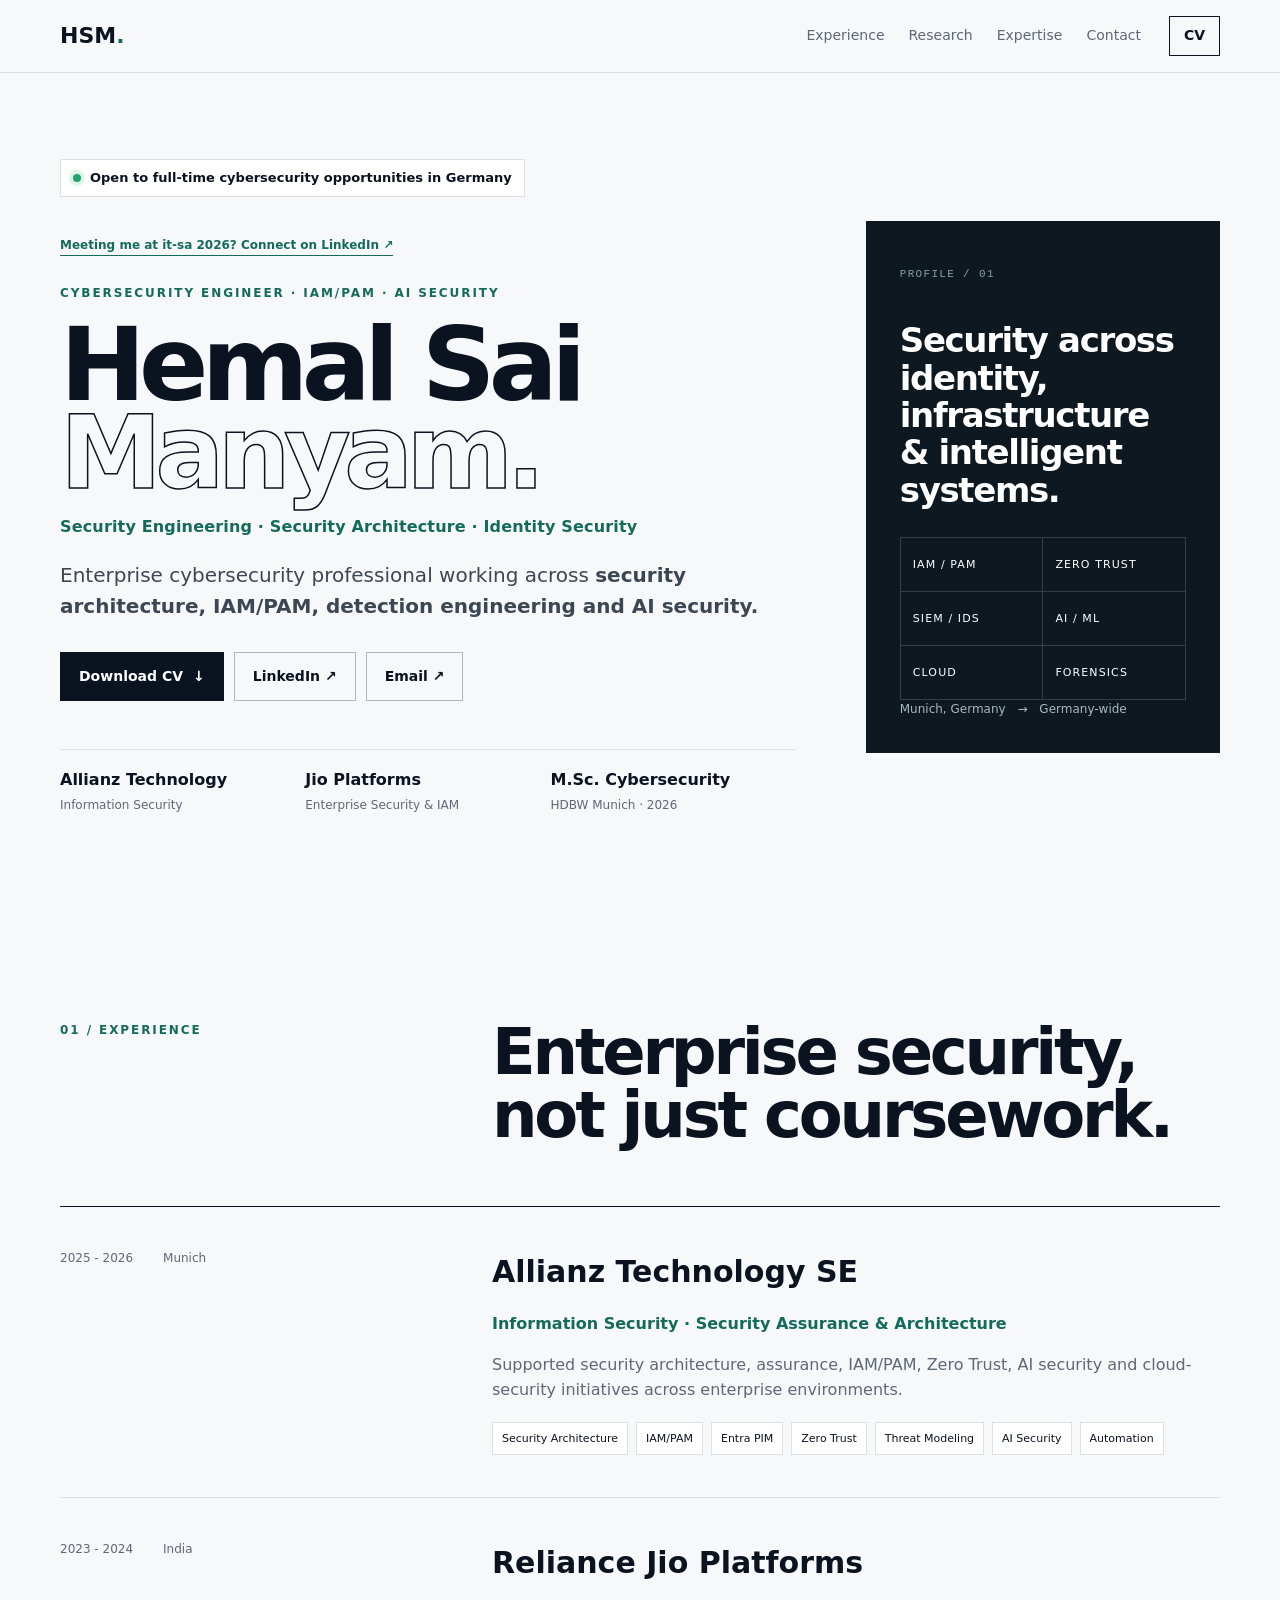
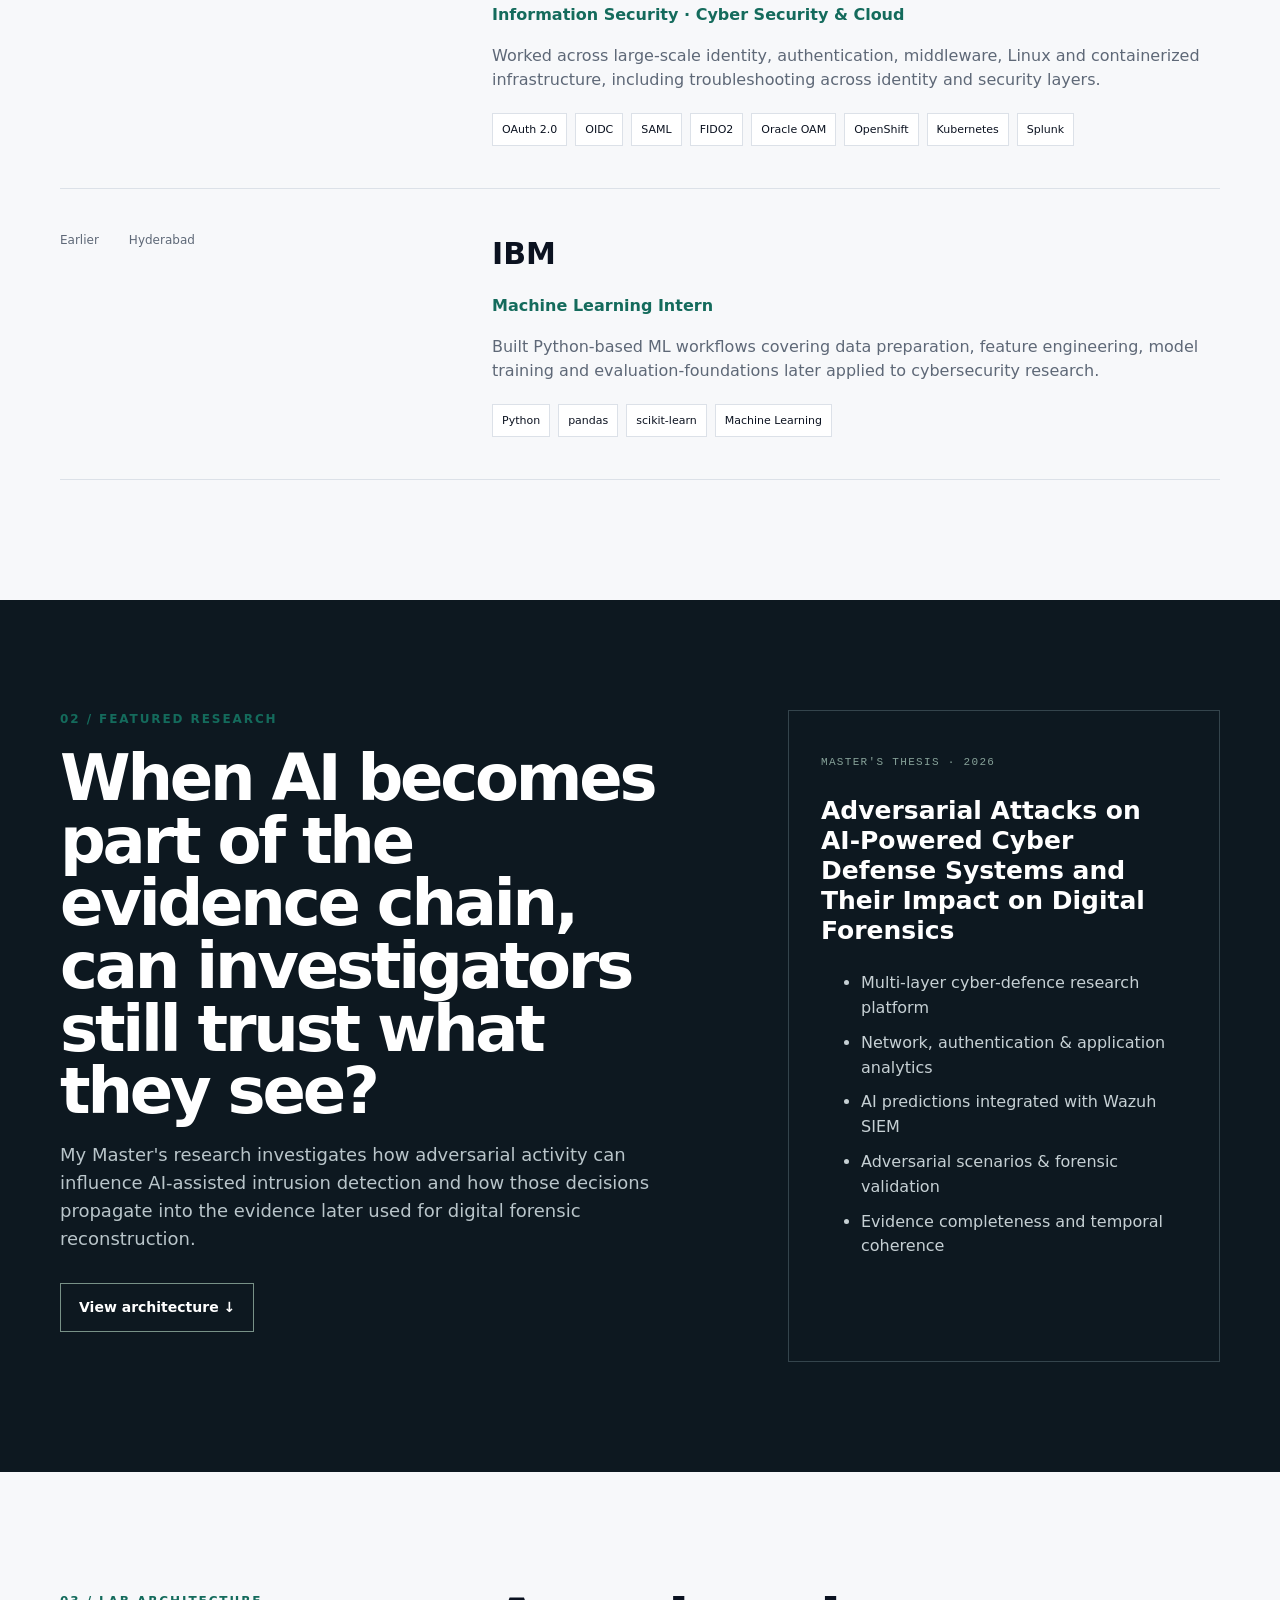
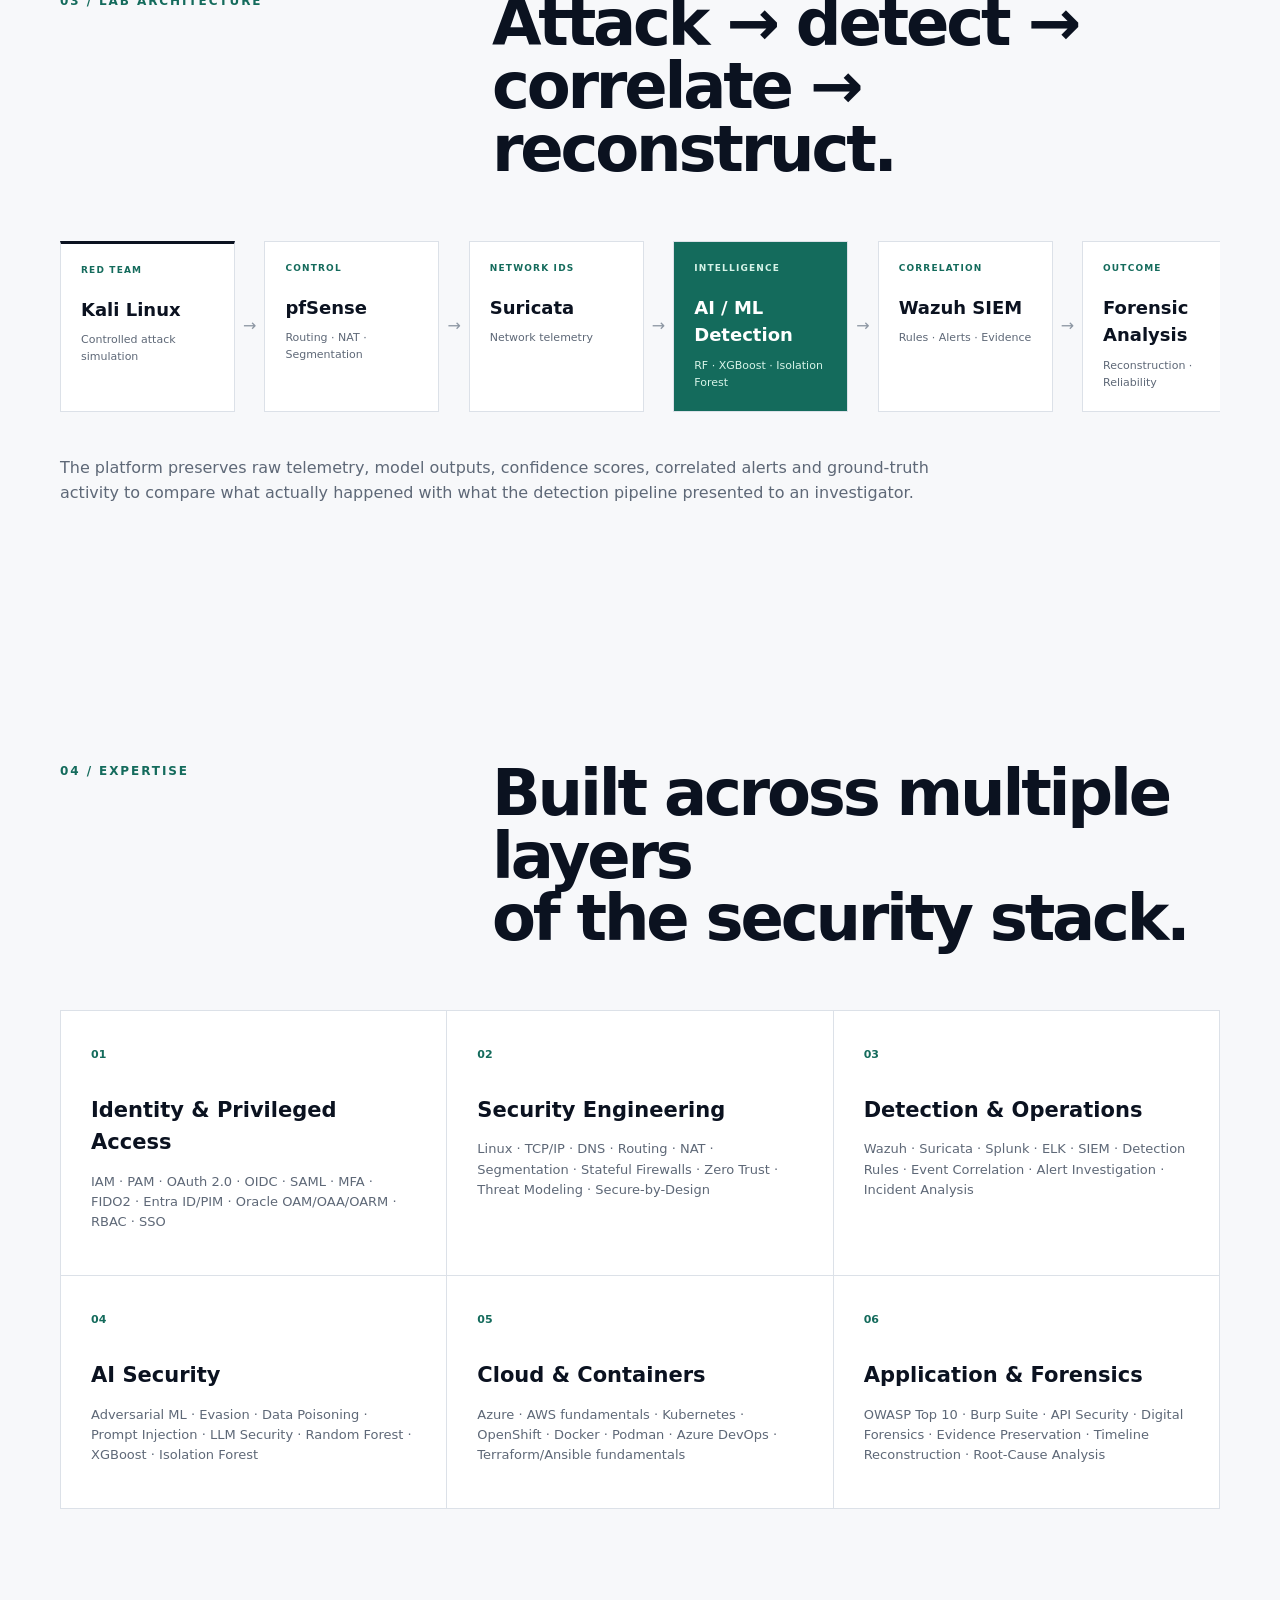
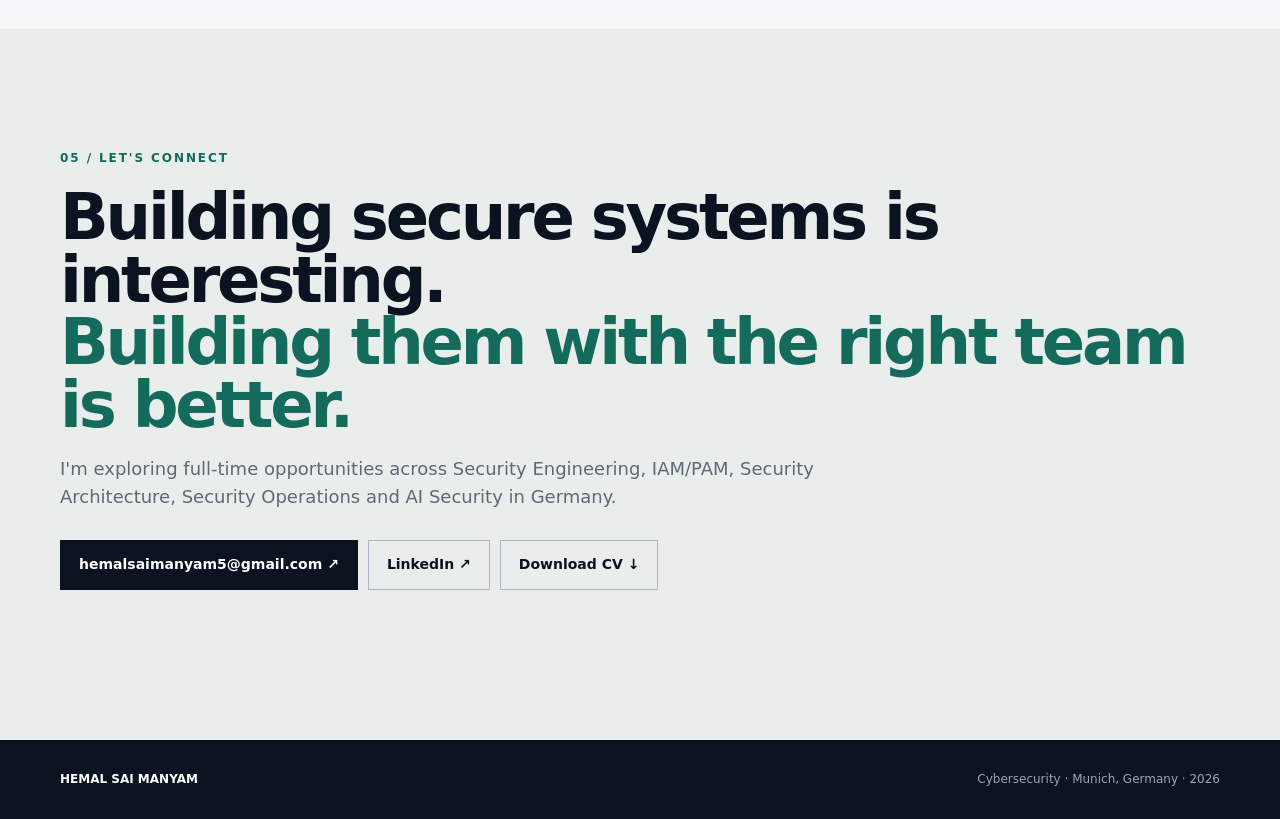
<file: index.html>
<!doctype html>
<html lang="en">
<head>
  <meta charset="utf-8" />
  <meta name="viewport" content="width=device-width, initial-scale=1" />
  <meta name="description" content="Hemal Sai Manyam - Cybersecurity professional focused on Security Engineering, AI Security, Security Architecture and IAM/PAM." />
  <meta name="theme-color" content="#0b1220" />
  <title>Hemal Sai Manyam | Cybersecurity</title>
  <link rel="stylesheet" href="style.css" />
</head>
<body>
<header class="nav-wrap">
  <nav class="nav container">
    <a class="brand" href="#top">HSM<span>.</span></a>
    <div class="nav-links">
      <a href="#experience">Experience</a><a href="#research">Research</a><a href="#skills">Expertise</a><a href="#contact">Contact</a>
    </div>
    <a class="nav-cta" href="Hemal_Sai_Manyam_CV.pdf">CV</a>
  </nav>
</header>
<main id="top">
<section class="hero container">
  <div class="hero-copy">
    <div class="status"><span></span> Open to full-time cybersecurity opportunities in Germany</div>
    <a class="event-note" href="https://www.linkedin.com/in/hemalsai/" target="_blank" rel="noreferrer">Meeting me at it-sa 2026? Connect on LinkedIn ↗</a>
    <p class="eyebrow">CYBERSECURITY ENGINEER · IAM/PAM · AI SECURITY</p>
    <h1>Hemal Sai <span>Manyam.</span></h1>
    <p class="role-line">Security Engineering · Security Architecture · Identity Security</p>
    <div class="mobile-proof"><strong>Allianz Technology</strong><span>Information Security</span><strong>Jio Platforms</strong><span>Enterprise Security & IAM</span><strong>M.Sc. Cybersecurity</strong><span>HDBW Munich · 2026</span></div>
    <p class="lead">Enterprise cybersecurity professional working across <strong>security architecture, IAM/PAM, detection engineering and AI security.</strong></p>
    <div class="actions">
      <a class="btn primary" href="Hemal_Sai_Manyam_CV.pdf" target="_blank">Download CV <b>↓</b></a>
      <a class="btn" href="https://www.linkedin.com/in/hemalsai/" target="_blank" rel="noreferrer">LinkedIn ↗</a>
      <a class="btn" href="mailto:hemalsaimanyam5@gmail.com">Email ↗</a>
    </div>
    <div class="proof"><div><b>Allianz Technology</b><span>Information Security</span></div><div><b>Jio Platforms</b><span>Enterprise Security & IAM</span></div><div><b>M.Sc. Cybersecurity</b><span>HDBW Munich · 2026</span></div></div>
  </div>
  <aside class="signal-card">
    <p class="mono">PROFILE / 01</p><h2>Security across<br>identity, infrastructure<br>& intelligent systems.</h2>
    <div class="signal-grid"><span>IAM / PAM</span><span>ZERO TRUST</span><span>SIEM / IDS</span><span>AI / ML</span><span>CLOUD</span><span>FORENSICS</span></div>
    <div class="location">Munich, Germany <span>→</span> Germany-wide</div>
  </aside>
</section>
<section class="section container" id="experience">
  <div class="section-head"><p class="eyebrow">01 / EXPERIENCE</p><h2>Enterprise security,<br>not just coursework.</h2></div>
  <div class="timeline">
    <article class="role"><div class="role-meta"><span>2025 - 2026</span><span>Munich</span></div><div><h3>Allianz Technology SE</h3><p class="role-title">Information Security · Security Assurance & Architecture</p><p>Supported security architecture, assurance, IAM/PAM, Zero Trust, AI security and cloud-security initiatives across enterprise environments.</p><div class="chips"><span>Security Architecture</span><span>IAM/PAM</span><span>Entra PIM</span><span>Zero Trust</span><span>Threat Modeling</span><span>AI Security</span><span>Automation</span></div></div></article>
    <article class="role"><div class="role-meta"><span>2023 - 2024</span><span>India</span></div><div><h3>Reliance Jio Platforms</h3><p class="role-title">Information Security · Cyber Security & Cloud</p><p>Worked across large-scale identity, authentication, middleware, Linux and containerized infrastructure, including troubleshooting across identity and security layers.</p><div class="chips"><span>OAuth 2.0</span><span>OIDC</span><span>SAML</span><span>FIDO2</span><span>Oracle OAM</span><span>OpenShift</span><span>Kubernetes</span><span>Splunk</span></div></div></article>
    <article class="role"><div class="role-meta"><span>Earlier</span><span>Hyderabad</span></div><div><h3>IBM</h3><p class="role-title">Machine Learning Intern</p><p>Built Python-based ML workflows covering data preparation, feature engineering, model training and evaluation-foundations later applied to cybersecurity research.</p><div class="chips"><span>Python</span><span>pandas</span><span>scikit-learn</span><span>Machine Learning</span></div></div></article>
  </div>
</section>
<section class="research-band" id="research"><div class="container research-grid">
  <div><p class="eyebrow">02 / FEATURED RESEARCH</p><h2>When AI becomes part of the evidence chain, can investigators still trust what they see?</h2><p class="research-intro">My Master's research investigates how adversarial activity can influence AI-assisted intrusion detection and how those decisions propagate into the evidence later used for digital forensic reconstruction.</p><div class="actions"><a class="btn light" href="#architecture">View architecture ↓</a></div></div>
  <div class="research-card"><p class="mono">MASTER'S THESIS · 2026</p><h3>Adversarial Attacks on AI-Powered Cyber Defense Systems and Their Impact on Digital Forensics</h3><ul><li>Multi-layer cyber-defence research platform</li><li>Network, authentication & application analytics</li><li>AI predictions integrated with Wazuh SIEM</li><li>Adversarial scenarios & forensic validation</li><li>Evidence completeness and temporal coherence</li></ul></div>
</div></section>
<section class="section container" id="architecture">
  <div class="section-head"><p class="eyebrow">03 / LAB ARCHITECTURE</p><h2>Attack → detect → correlate → reconstruct.</h2></div>
  <div class="arch">
    <div class="node attacker"><small>RED TEAM</small><b>Kali Linux</b><span>Controlled attack simulation</span></div><div class="arrow">→</div>
    <div class="node"><small>CONTROL</small><b>pfSense</b><span>Routing · NAT · Segmentation</span></div><div class="arrow">→</div>
    <div class="node"><small>NETWORK IDS</small><b>Suricata</b><span>Network telemetry</span></div><div class="arrow">→</div>
    <div class="node accent"><small>INTELLIGENCE</small><b>AI / ML Detection</b><span>RF · XGBoost · Isolation Forest</span></div><div class="arrow">→</div>
    <div class="node"><small>CORRELATION</small><b>Wazuh SIEM</b><span>Rules · Alerts · Evidence</span></div><div class="arrow">→</div>
    <div class="node"><small>OUTCOME</small><b>Forensic Analysis</b><span>Reconstruction · Reliability</span></div>
  </div>
  <p class="arch-note">The platform preserves raw telemetry, model outputs, confidence scores, correlated alerts and ground-truth activity to compare what actually happened with what the detection pipeline presented to an investigator.</p>
</section>
<section class="section container" id="skills">
  <div class="section-head"><p class="eyebrow">04 / EXPERTISE</p><h2>Built across multiple layers<br>of the security stack.</h2></div>
  <div class="expertise">
    <article><span>01</span><h3>Identity & Privileged Access</h3><p>IAM · PAM · OAuth 2.0 · OIDC · SAML · MFA · FIDO2 · Entra ID/PIM · Oracle OAM/OAA/OARM · RBAC · SSO</p></article>
    <article><span>02</span><h3>Security Engineering</h3><p>Linux · TCP/IP · DNS · Routing · NAT · Segmentation · Stateful Firewalls · Zero Trust · Threat Modeling · Secure-by-Design</p></article>
    <article><span>03</span><h3>Detection & Operations</h3><p>Wazuh · Suricata · Splunk · ELK · SIEM · Detection Rules · Event Correlation · Alert Investigation · Incident Analysis</p></article>
    <article><span>04</span><h3>AI Security</h3><p>Adversarial ML · Evasion · Data Poisoning · Prompt Injection · LLM Security · Random Forest · XGBoost · Isolation Forest</p></article>
    <article><span>05</span><h3>Cloud & Containers</h3><p>Azure · AWS fundamentals · Kubernetes · OpenShift · Docker · Podman · Azure DevOps · Terraform/Ansible fundamentals</p></article>
    <article><span>06</span><h3>Application & Forensics</h3><p>OWASP Top 10 · Burp Suite · API Security · Digital Forensics · Evidence Preservation · Timeline Reconstruction · Root-Cause Analysis</p></article>
  </div>
</section>
<section class="cta" id="contact"><div class="container"><p class="eyebrow">05 / LET'S CONNECT</p><h2>Building secure systems is interesting.<br><span>Building them with the right team is better.</span></h2><p>I'm exploring full-time opportunities across Security Engineering, IAM/PAM, Security Architecture, Security Operations and AI Security in Germany.</p><div class="actions"><a class="btn primary" href="mailto:hemalsaimanyam5@gmail.com">hemalsaimanyam5@gmail.com ↗</a><a class="btn" href="https://www.linkedin.com/in/hemalsai/" target="_blank" rel="noreferrer">LinkedIn ↗</a><a class="btn" href="Hemal_Sai_Manyam_CV.pdf">Download CV ↓</a></div></div></section>
</main>
<footer><div class="container"><b>HEMAL SAI MANYAM</b><span>Cybersecurity · Munich, Germany · 2026</span></div></footer>
</body></html>
</file>
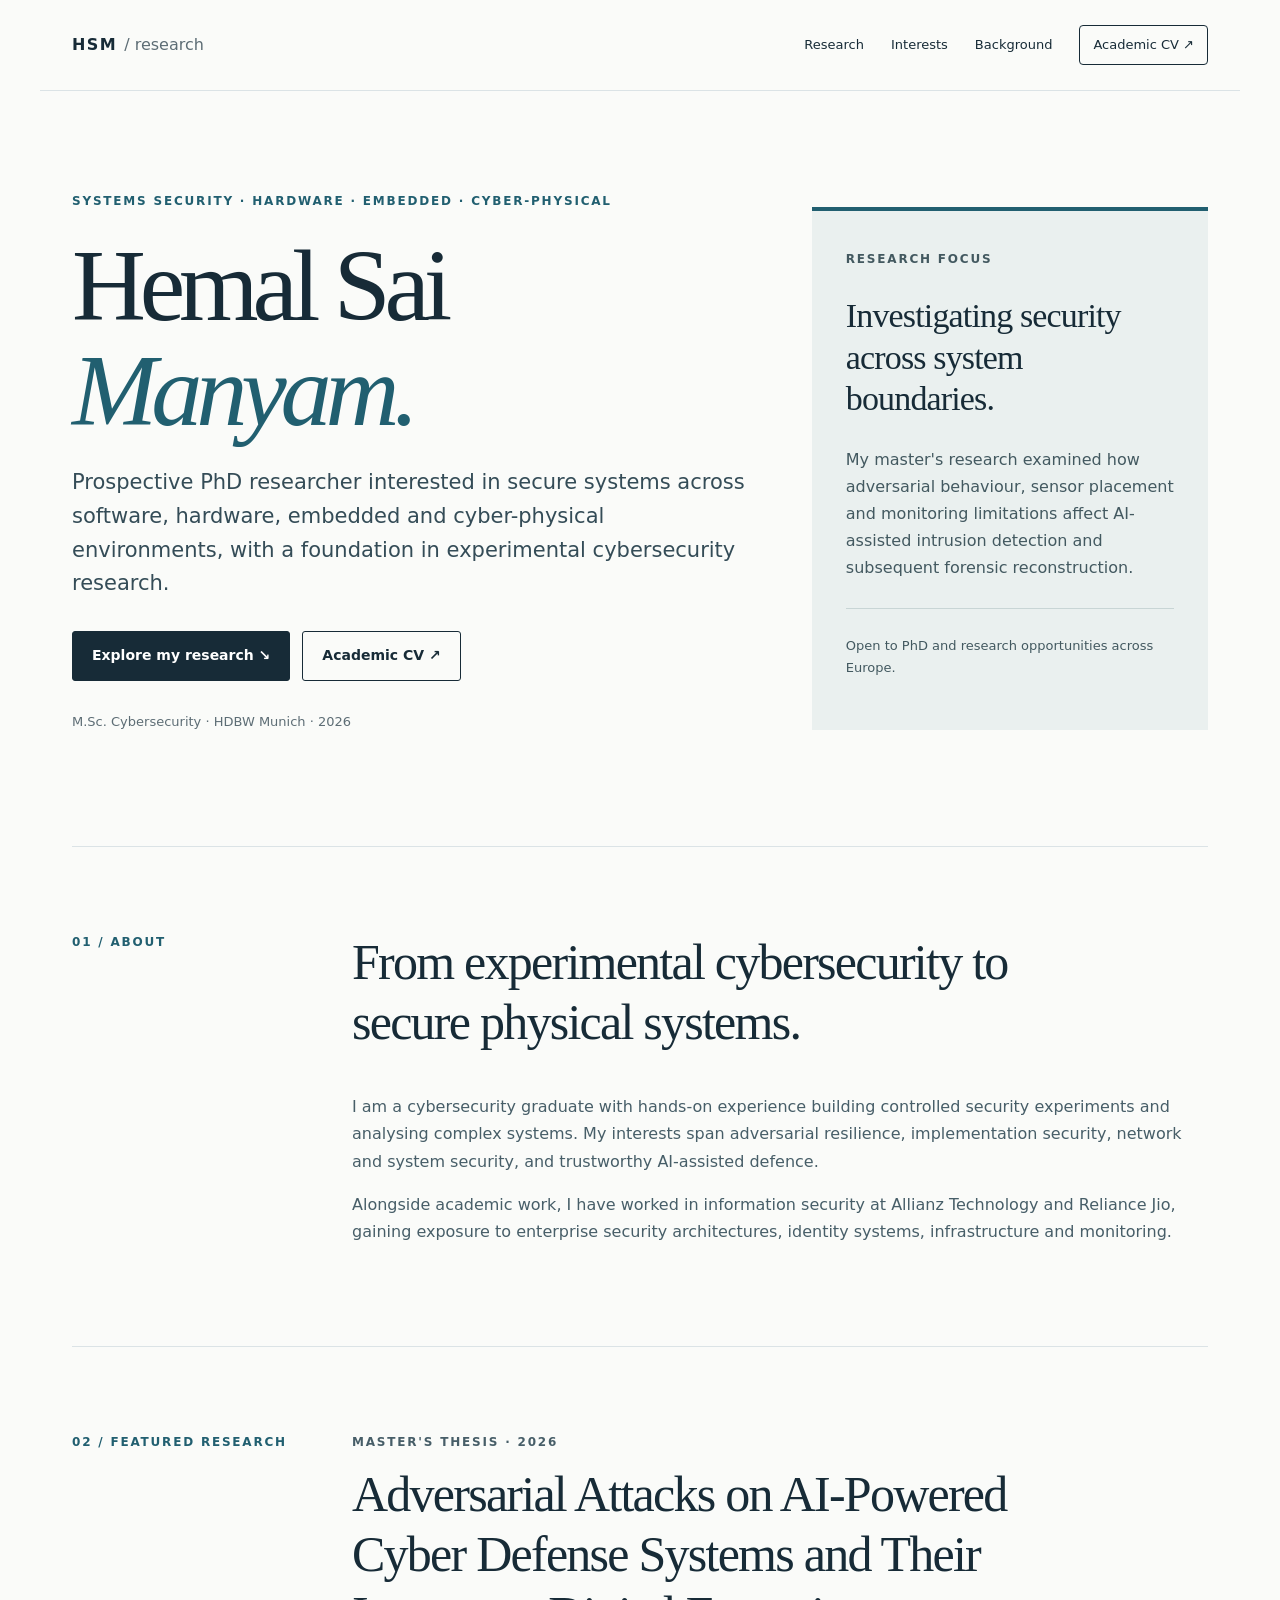
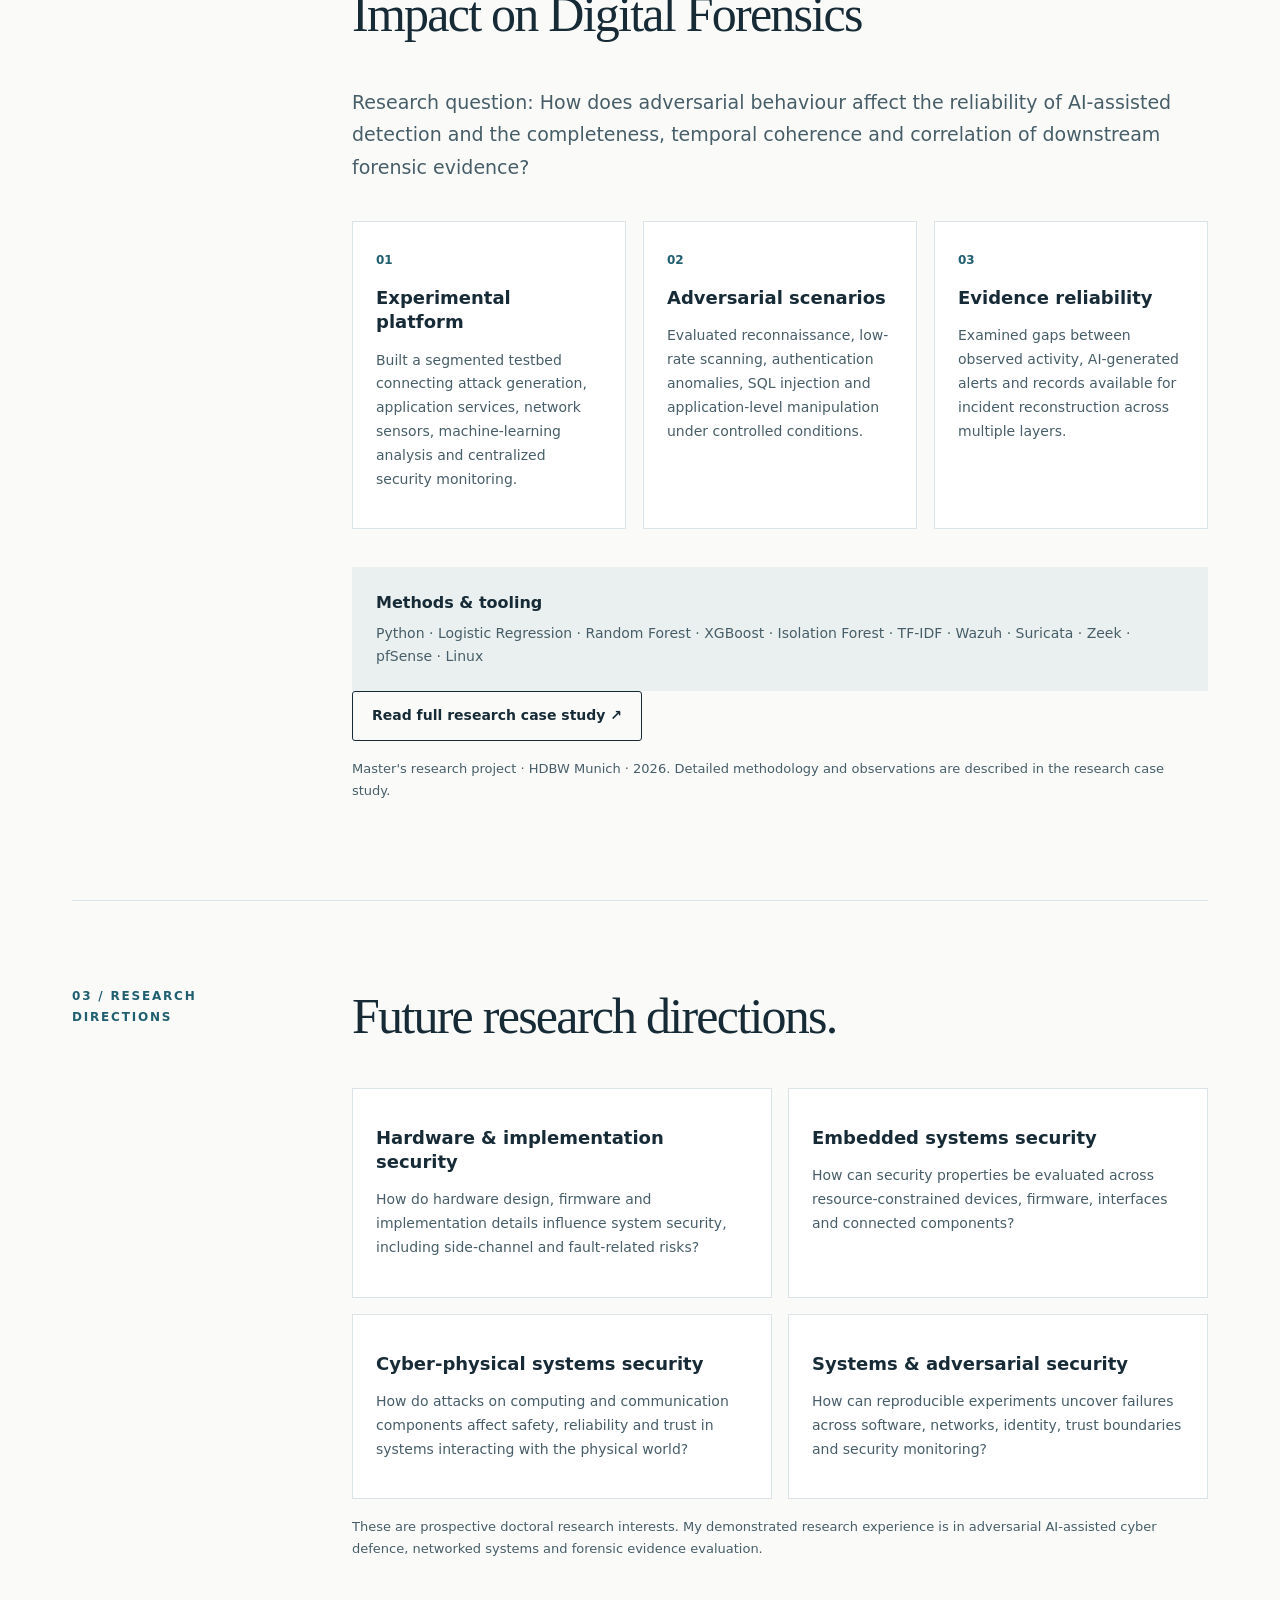
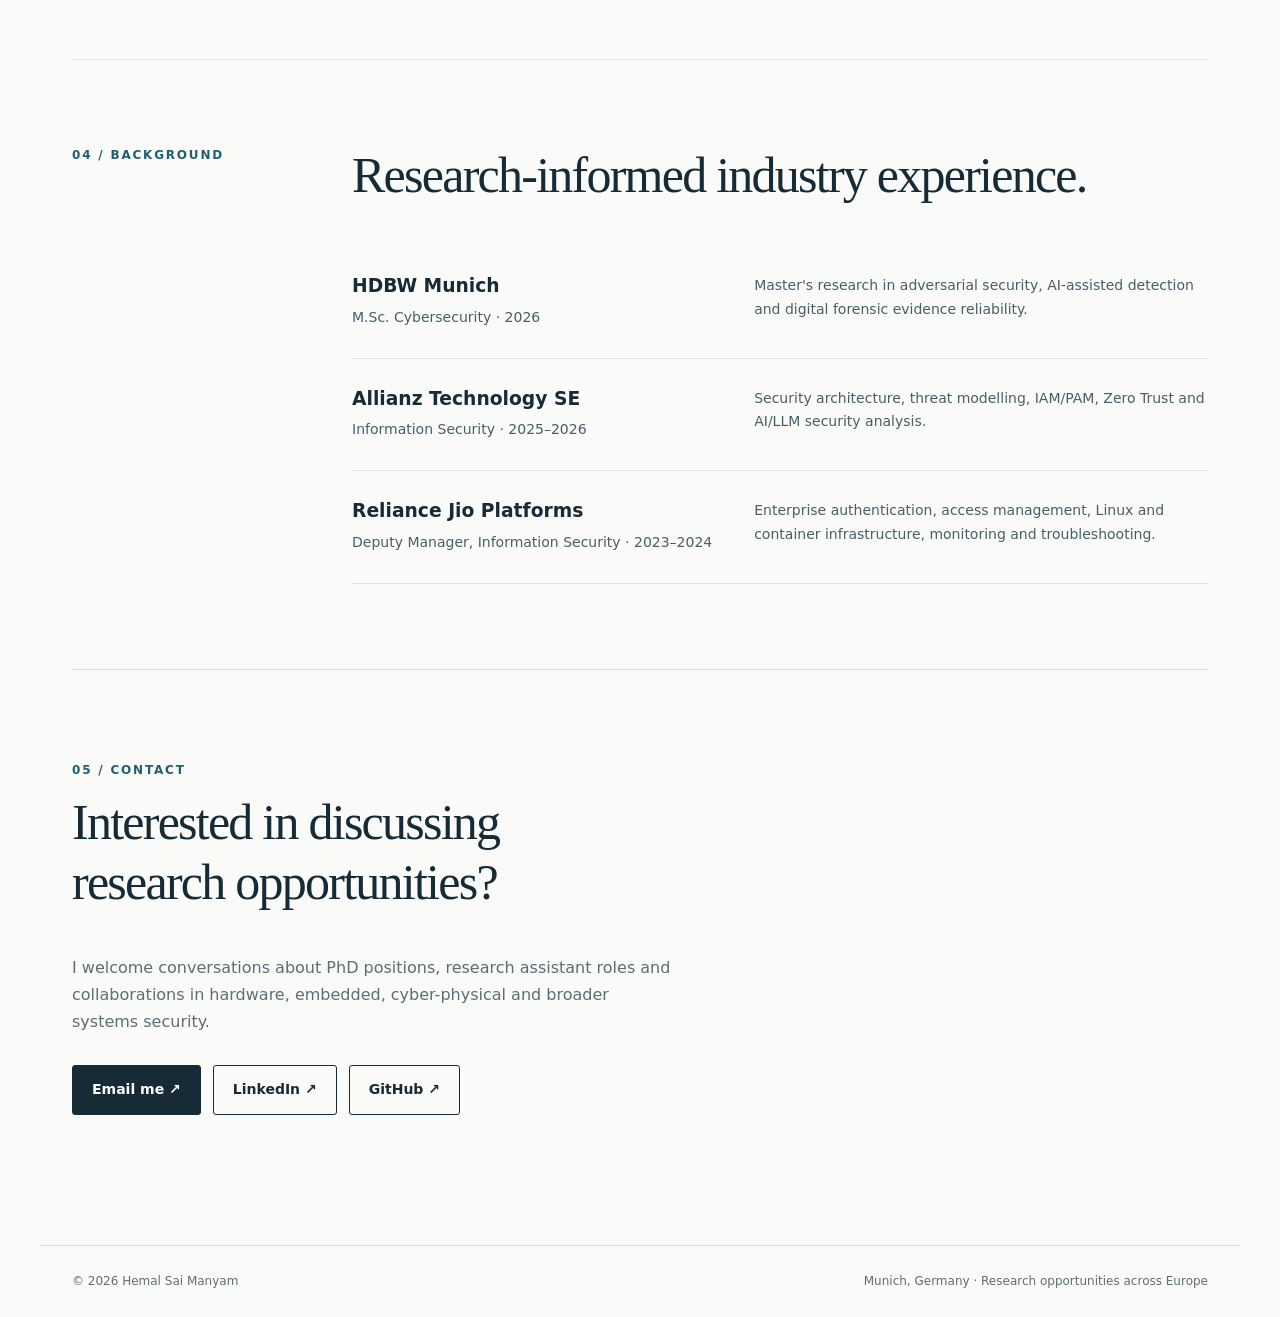
<file: research/index.html>
<!DOCTYPE html>

<html lang="en"><head><meta charset="utf-8"/><meta content="width=device-width, initial-scale=1" name="viewport"/><meta content="Hemal Sai Manyam — prospective PhD researcher interested in hardware, embedded, cyber-physical and systems security, with experimental cybersecurity research experience." name="description"/><title>Hemal Sai Manyam | Systems Security Research</title><link href="style.css" rel="stylesheet"/></head><body><header class="top"><a class="brand" href="#home">HSM <span>/ research</span></a><nav aria-label="Main navigation"><a href="#research">Research</a><a href="#interests">Interests</a><a href="#background">Background</a><a class="navcv" href="Hemal_Sai_Manyam_Academic_CV.pdf" rel="noopener" target="_blank">Academic CV ↗</a></nav></header><main id="home"><section class="hero"><div><p class="eyebrow">SYSTEMS SECURITY · HARDWARE · EMBEDDED · CYBER-PHYSICAL</p><h1>Hemal Sai<br/><em>Manyam.</em></h1><p class="subtitle">Prospective PhD researcher interested in secure systems across software, hardware, embedded and cyber-physical environments, with a foundation in experimental cybersecurity research.</p><div class="actions"><a class="button primary" href="#research">Explore my research ↘</a><a class="button secondary" href="Hemal_Sai_Manyam_Academic_CV.pdf" rel="noopener" target="_blank">Academic CV ↗</a></div><p class="location">M.Sc. Cybersecurity · HDBW Munich · 2026</p></div><aside class="aside"><p class="aside-label">RESEARCH FOCUS</p><h2>Investigating security across system boundaries.</h2><p>My master's research examined how adversarial behaviour, sensor placement and monitoring limitations affect AI-assisted intrusion detection and subsequent forensic reconstruction.</p><div class="rule"></div><p class="small">Open to PhD and research opportunities across Europe.</p></aside></section><section class="intro section"><div class="section-label">01 / ABOUT</div><div><h2>From experimental cybersecurity to secure physical systems.</h2><p>I am a cybersecurity graduate with hands-on experience building controlled security experiments and analysing complex systems. My interests span adversarial resilience, implementation security, network and system security, and trustworthy AI-assisted defence.</p><p>Alongside academic work, I have worked in information security at Allianz Technology and Reliance Jio, gaining exposure to enterprise security architectures, identity systems, infrastructure and monitoring.</p></div></section><section class="section research" id="research"><div class="section-label">02 / FEATURED RESEARCH</div><div><p class="eyebrow">MASTER'S THESIS · 2026</p><h2>Adversarial Attacks on AI-Powered Cyber Defense Systems and Their Impact on Digital Forensics</h2><p class="lead">Research question: How does adversarial behaviour affect the reliability of AI-assisted detection and the completeness, temporal coherence and correlation of downstream forensic evidence?</p><div class="research-grid"><article><span>01</span><h3>Experimental platform</h3><p>Built a segmented testbed connecting attack generation, application services, network sensors, machine-learning analysis and centralized security monitoring.</p></article><article><span>02</span><h3>Adversarial scenarios</h3><p>Evaluated reconnaissance, low-rate scanning, authentication anomalies, SQL injection and application-level manipulation under controlled conditions.</p></article><article><span>03</span><h3>Evidence reliability</h3><p>Examined gaps between observed activity, AI-generated alerts and records available for incident reconstruction across multiple layers.</p></article></div><div class="method"><strong>Methods &amp; tooling</strong><p>Python · Logistic Regression · Random Forest · XGBoost · Isolation Forest · TF-IDF · Wazuh · Suricata · Zeek · pfSense · Linux</p></div><a class="button secondary" href="thesis/">Read full research case study ↗</a><p class="note">Master's research project · HDBW Munich · 2026. Detailed methodology and observations are described in the research case study.</p></div></section><section class="section" id="interests"><div class="section-label">03 / RESEARCH DIRECTIONS</div><div><h2>Future research directions.</h2><div class="interests"><article><h3>Hardware &amp; implementation security</h3><p>How do hardware design, firmware and implementation details influence system security, including side-channel and fault-related risks?</p></article><article><h3>Embedded systems security</h3><p>How can security properties be evaluated across resource-constrained devices, firmware, interfaces and connected components?</p></article><article><h3>Cyber-physical systems security</h3><p>How do attacks on computing and communication components affect safety, reliability and trust in systems interacting with the physical world?</p></article><article><h3>Systems &amp; adversarial security</h3><p>How can reproducible experiments uncover failures across software, networks, identity, trust boundaries and security monitoring?</p></article></div><p class="note">These are prospective doctoral research interests. My demonstrated research experience is in adversarial AI-assisted cyber defence, networked systems and forensic evidence evaluation.</p></div></section><section class="section" id="background"><div class="section-label">04 / BACKGROUND</div><div><h2>Research-informed industry experience.</h2><div class="timeline"><div><div><h3>HDBW Munich</h3><p>M.Sc. Cybersecurity · 2026</p></div><p>Master's research in adversarial security, AI-assisted detection and digital forensic evidence reliability.</p></div><div><div><h3>Allianz Technology SE</h3><p>Information Security · 2025–2026</p></div><p>Security architecture, threat modelling, IAM/PAM, Zero Trust and AI/LLM security analysis.</p></div><div><div><h3>Reliance Jio Platforms</h3><p>Deputy Manager, Information Security · 2023–2024</p></div><p>Enterprise authentication, access management, Linux and container infrastructure, monitoring and troubleshooting.</p></div></div></div></section><section class="contact" id="contact"><p class="eyebrow">05 / CONTACT</p><h2>Interested in discussing<br/>research opportunities?</h2><p>I welcome conversations about PhD positions, research assistant roles and collaborations in hardware, embedded, cyber-physical and broader systems security.</p><div class="actions"><a class="button primary" href="mailto:hemalsaimanyam5@gmail.com">Email me ↗</a><a class="button secondary" href="https://www.linkedin.com/in/hemalsai/" rel="noopener" target="_blank">LinkedIn ↗</a><a class="button secondary" href="https://github.com/HemalSai" rel="noopener" target="_blank">GitHub ↗</a></div></section></main><footer><span>© 2026 Hemal Sai Manyam</span><span>Munich, Germany · Research opportunities across Europe</span></footer></body></html>
</file>
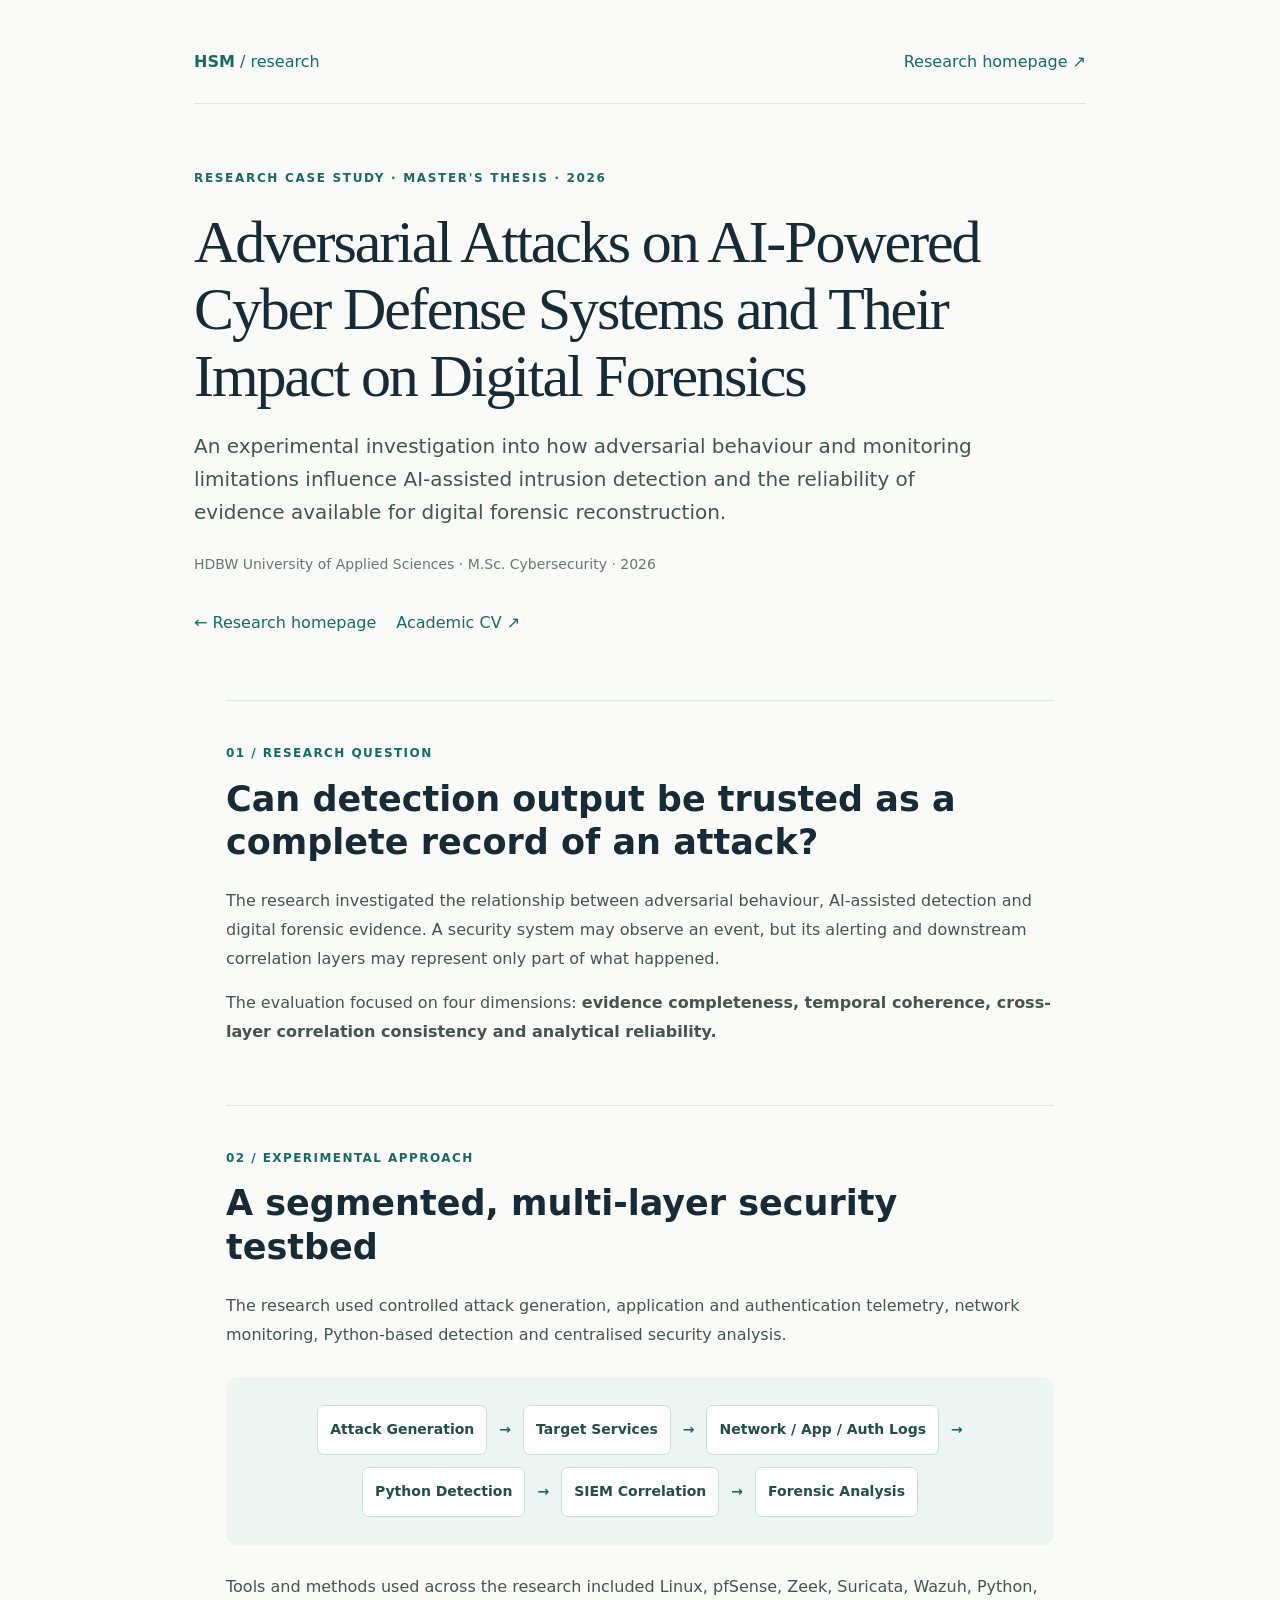
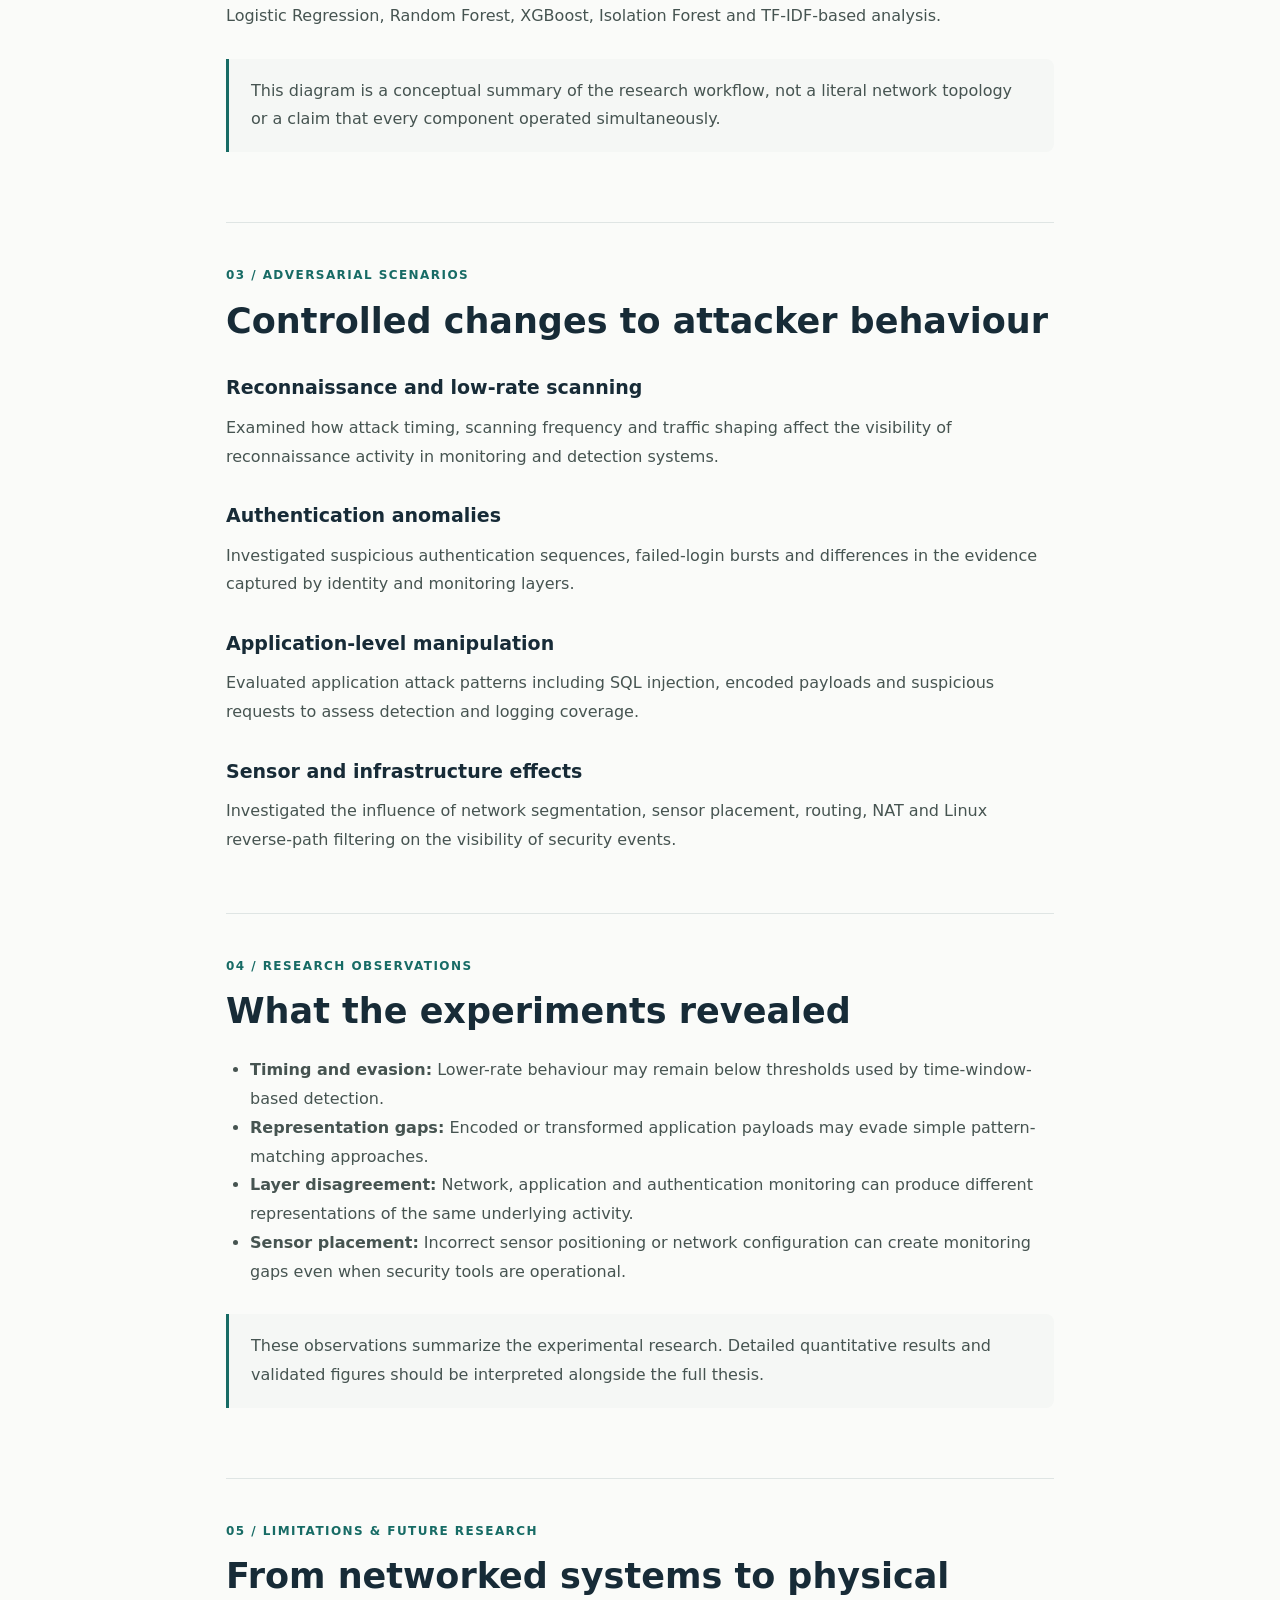
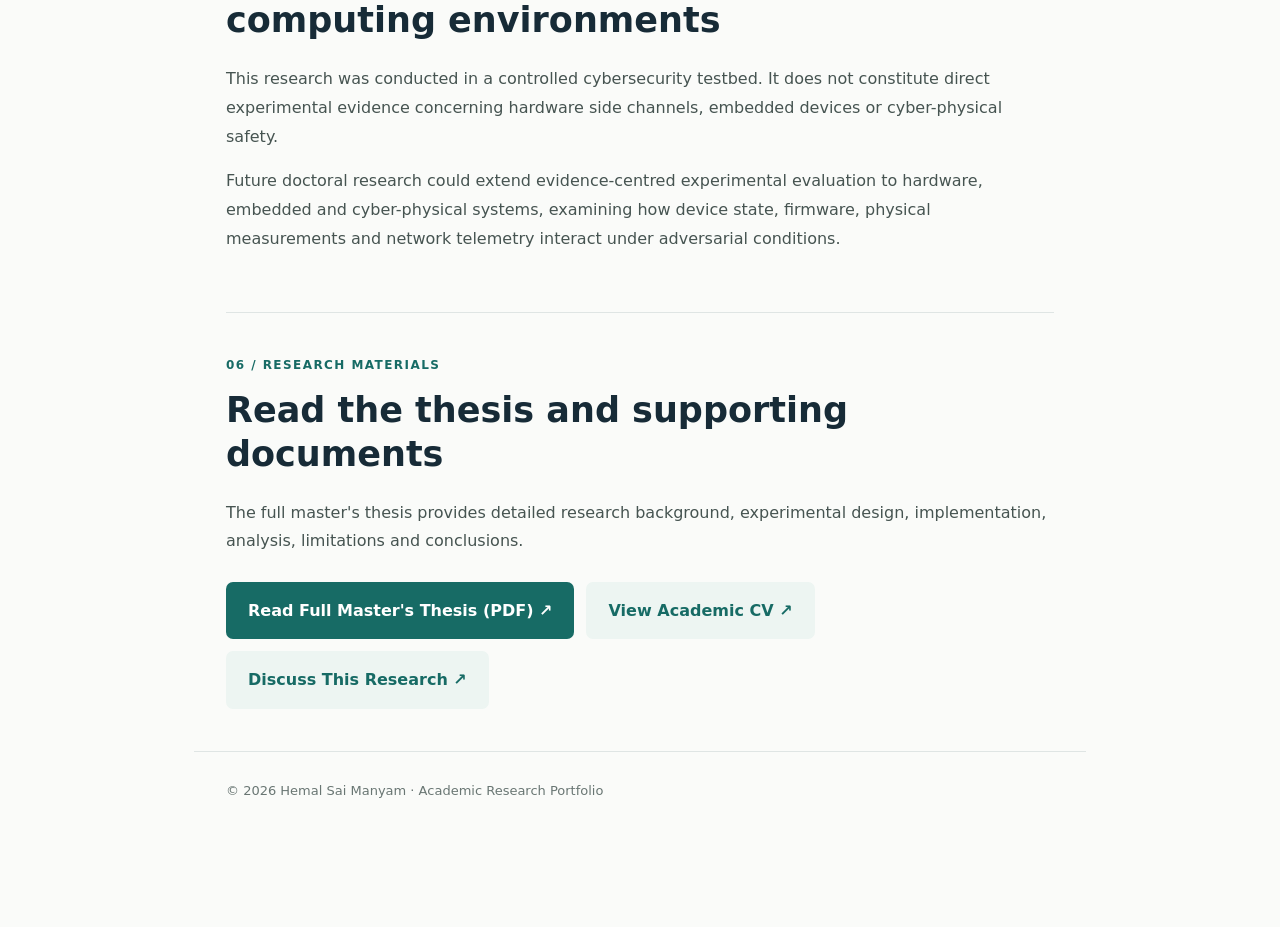
<file: research/thesis/index.html>
<!DOCTYPE html>
<html lang="en">
<head>
  <meta charset="UTF-8">
  <meta name="viewport" content="width=device-width, initial-scale=1.0">
  <meta name="description" content="Master's thesis research by Hemal Sai Manyam on adversarial AI-assisted cyber defence and digital forensic evidence reliability.">
  <title>Master's Thesis | Hemal Sai Manyam</title>
  <link rel="stylesheet" href="../style.css">
  <style>
    .thesis-wrap {
      max-width: 940px;
      margin: 0 auto;
      padding: 48px 24px 100px;
    }
    .thesis-nav {
      display: flex;
      justify-content: space-between;
      align-items: center;
      gap: 16px;
      flex-wrap: wrap;
      padding-bottom: 28px;
      border-bottom: 1px solid #dfe5e4;
    }
    .thesis-nav a, .thesis-actions a {
      color: #176b65;
      text-decoration: none;
    }
    .thesis-nav a:hover, .thesis-actions a:hover {
      text-decoration: underline;
    }
    .thesis-eyebrow {
      margin-top: 64px;
      font-size: 12px;
      font-weight: 700;
      letter-spacing: .14em;
      text-transform: uppercase;
      color: #176b65;
    }
    .thesis-title {
      font-size: clamp(34px, 5vw, 60px);
      line-height: 1.12;
      letter-spacing: -.035em;
      margin: 20px 0;
    }
    .thesis-lead {
      font-size: 20px;
      line-height: 1.65;
      max-width: 780px;
      color: #465451;
    }
    .thesis-meta {
      color: #697673;
      font-size: 14px;
      margin: 24px 0 32px;
    }
    .thesis-actions {
      display: flex;
      gap: 20px;
      flex-wrap: wrap;
      margin-bottom: 64px;
    }
    .thesis-section {
      border-top: 1px solid #dfe5e4;
      padding: 42px 0;
    }
    .thesis-number {
      font-size: 12px;
      font-weight: 700;
      color: #176b65;
      letter-spacing: .12em;
    }
    .thesis-section h2 {
      font-size: clamp(25px, 3vw, 35px);
      line-height: 1.25;
      margin: 14px 0 22px;
    }
    .thesis-section h3 {
      font-size: 19px;
      margin: 28px 0 10px;
    }
    .thesis-section p, .thesis-section li {
      line-height: 1.8;
      color: #465451;
    }
    .thesis-section ul {
      padding-left: 24px;
    }
    .research-flow {
      background: #edf5f2;
      padding: 28px;
      border-radius: 12px;
      margin: 28px 0;
      display: flex;
      gap: 12px;
      align-items: center;
      justify-content: center;
      flex-wrap: wrap;
      font-size: 14px;
      font-weight: 600;
      color: #234f49;
    }
    .research-flow span {
      background: white;
      border: 1px solid #cddfda;
      border-radius: 7px;
      padding: 12px;
    }
    .research-flow b {
      color: #176b65;
    }
    .research-note {
      background: #f5f7f5;
      border-left: 3px solid #176b65;
      padding: 18px 22px;
      margin: 28px 0;
      border-radius: 0 8px 8px 0;
    }
    .research-note p {
      margin: 0;
    }
    .materials {
      display: flex;
      flex-wrap: wrap;
      gap: 12px;
      margin-top: 26px;
    }
    .material-button {
      display: inline-block;
      background: #176b65;
      color: #fff !important;
      text-decoration: none !important;
      padding: 15px 22px;
      border-radius: 7px;
      font-weight: 700;
    }
    .material-button.secondary {
      background: #edf5f2;
      color: #176b65 !important;
    }
    .material-button:hover {
      opacity: .88;
    }
    .thesis-footer {
      border-top: 1px solid #dfe5e4;
      padding-top: 28px;
      color: #697673;
      font-size: 13px;
    }
    @media(max-width: 600px) {
      .thesis-wrap { padding: 24px 18px 64px; }
      .thesis-eyebrow { margin-top: 44px; }
      .thesis-lead { font-size: 17px; }
      .materials { flex-direction: column; }
      .material-button { text-align: center; }
    }
  </style>
</head>
<body>

<div class="thesis-wrap">

  <nav class="thesis-nav" aria-label="Research navigation">
    <a href="../"><strong>HSM</strong> / research</a>
    <a href="../">Research homepage ↗</a>
  </nav>

  <header>
    <div class="thesis-eyebrow">
      Research Case Study · Master's Thesis · 2026
    </div>

    <h1 class="thesis-title">
      Adversarial Attacks on AI-Powered Cyber Defense Systems
      and Their Impact on Digital Forensics
    </h1>

    <p class="thesis-lead">
      An experimental investigation into how adversarial behaviour
      and monitoring limitations influence AI-assisted intrusion
      detection and the reliability of evidence available for
      digital forensic reconstruction.
    </p>

    <p class="thesis-meta">
      HDBW University of Applied Sciences ·
      M.Sc. Cybersecurity · 2026
    </p>

    <div class="thesis-actions">
      <a href="../">← Research homepage</a>
      <a href="../Hemal_Sai_Manyam_Academic_CV.pdf"
         target="_blank" rel="noopener noreferrer">
         Academic CV ↗
      </a>
    </div>
  </header>

  <main>

    <section class="thesis-section" id="question">
      <div class="thesis-number">01 / RESEARCH QUESTION</div>
      <h2>Can detection output be trusted as a complete record of an attack?</h2>

      <p>
        The research investigated the relationship between
        adversarial behaviour, AI-assisted detection and digital
        forensic evidence. A security system may observe an event,
        but its alerting and downstream correlation layers may
        represent only part of what happened.
      </p>

      <p>
        The evaluation focused on four dimensions:
        <strong>evidence completeness, temporal coherence,
        cross-layer correlation consistency and analytical reliability.</strong>
      </p>
    </section>

    <section class="thesis-section" id="methodology">
      <div class="thesis-number">02 / EXPERIMENTAL APPROACH</div>
      <h2>A segmented, multi-layer security testbed</h2>

      <p>
        The research used controlled attack generation, application
        and authentication telemetry, network monitoring,
        Python-based detection and centralised security analysis.
      </p>

      <div class="research-flow" aria-label="Conceptual research pipeline">
        <span>Attack Generation</span><b>→</b>
        <span>Target Services</span><b>→</b>
        <span>Network / App / Auth Logs</span><b>→</b>
        <span>Python Detection</span><b>→</b>
        <span>SIEM Correlation</span><b>→</b>
        <span>Forensic Analysis</span>
      </div>

      <p>
        Tools and methods used across the research included
        Linux, pfSense, Zeek, Suricata, Wazuh, Python,
        Logistic Regression, Random Forest, XGBoost,
        Isolation Forest and TF-IDF-based analysis.
      </p>

      <div class="research-note">
        <p>
          This diagram is a conceptual summary of the research
          workflow, not a literal network topology or a claim that
          every component operated simultaneously.
        </p>
      </div>
    </section>

    <section class="thesis-section" id="scenarios">
      <div class="thesis-number">03 / ADVERSARIAL SCENARIOS</div>
      <h2>Controlled changes to attacker behaviour</h2>

      <h3>Reconnaissance and low-rate scanning</h3>
      <p>
        Examined how attack timing, scanning frequency and
        traffic shaping affect the visibility of reconnaissance
        activity in monitoring and detection systems.
      </p>

      <h3>Authentication anomalies</h3>
      <p>
        Investigated suspicious authentication sequences,
        failed-login bursts and differences in the evidence
        captured by identity and monitoring layers.
      </p>

      <h3>Application-level manipulation</h3>
      <p>
        Evaluated application attack patterns including
        SQL injection, encoded payloads and suspicious
        requests to assess detection and logging coverage.
      </p>

      <h3>Sensor and infrastructure effects</h3>
      <p>
        Investigated the influence of network segmentation,
        sensor placement, routing, NAT and Linux
        reverse-path filtering on the visibility of security events.
      </p>
    </section>

    <section class="thesis-section" id="observations">
      <div class="thesis-number">04 / RESEARCH OBSERVATIONS</div>
      <h2>What the experiments revealed</h2>

      <ul>
        <li>
          <strong>Timing and evasion:</strong>
          Lower-rate behaviour may remain below thresholds
          used by time-window-based detection.
        </li>
        <li>
          <strong>Representation gaps:</strong>
          Encoded or transformed application payloads may
          evade simple pattern-matching approaches.
        </li>
        <li>
          <strong>Layer disagreement:</strong>
          Network, application and authentication monitoring
          can produce different representations of the same
          underlying activity.
        </li>
        <li>
          <strong>Sensor placement:</strong>
          Incorrect sensor positioning or network configuration
          can create monitoring gaps even when security
          tools are operational.
        </li>
      </ul>

      <div class="research-note">
        <p>
          These observations summarize the experimental research.
          Detailed quantitative results and validated figures
          should be interpreted alongside the full thesis.
        </p>
      </div>
    </section>

    <section class="thesis-section" id="future">
      <div class="thesis-number">05 / LIMITATIONS & FUTURE RESEARCH</div>
      <h2>From networked systems to physical computing environments</h2>

      <p>
        This research was conducted in a controlled cybersecurity
        testbed. It does not constitute direct experimental
        evidence concerning hardware side channels, embedded
        devices or cyber-physical safety.
      </p>

      <p>
        Future doctoral research could extend evidence-centred
        experimental evaluation to hardware, embedded and
        cyber-physical systems, examining how device state,
        firmware, physical measurements and network telemetry
        interact under adversarial conditions.
      </p>
    </section>

    <section class="thesis-section" id="materials">
      <div class="thesis-number">06 / RESEARCH MATERIALS</div>
      <h2>Read the thesis and supporting documents</h2>

      <p>
        The full master's thesis provides detailed research
        background, experimental design, implementation,
        analysis, limitations and conclusions.
      </p>

      <div class="materials">

        <a class="material-button"
           href="Hemal_Sai_Manyam_Masters_Thesis.pdf"
           target="_blank"
           rel="noopener noreferrer">
          Read Full Master's Thesis (PDF) ↗
        </a>

        <a class="material-button secondary"
           href="../Hemal_Sai_Manyam_Academic_CV.pdf"
           target="_blank"
           rel="noopener noreferrer">
          View Academic CV ↗
        </a>

        <a class="material-button secondary"
           href="mailto:hemalsaimanyam5@gmail.com?subject=Research%20discussion">
          Discuss This Research ↗
        </a>

      </div>
    </section>

  </main>

  <footer class="thesis-footer">
    © 2026 Hemal Sai Manyam · Academic Research Portfolio
  </footer>

</div>

</body>
</html>
</file>
<file: style.css>
:root{--ink:#0b1220;--muted:#5e6877;--line:#dce1e8;--paper:#f7f8fa;--white:#fff;--accent:#146b5c;--accent2:#bff2df;--dark:#0d1820}*{box-sizing:border-box}html{scroll-behavior:smooth}body{margin:0;font-family:Inter,ui-sans-serif,system-ui,-apple-system,BlinkMacSystemFont,"Segoe UI",Arial,sans-serif;color:var(--ink);background:var(--paper);line-height:1.55}.container{width:min(1160px,calc(100% - 40px));margin:auto}.nav-wrap{position:sticky;top:0;z-index:20;background:rgba(247,248,250,.92);backdrop-filter:blur(12px);border-bottom:1px solid var(--line)}.nav{height:72px;display:flex;align-items:center;gap:28px}.brand{font-weight:900;font-size:22px;color:var(--ink);text-decoration:none}.brand span{color:var(--accent)}.nav-links{display:flex;gap:24px;margin-left:auto}.nav-links a,.nav-cta{color:var(--muted);text-decoration:none;font-size:14px}.nav-cta{border:1px solid var(--ink);padding:8px 14px;color:var(--ink);font-weight:700}.hero{min-height:calc(100vh - 72px);display:grid;grid-template-columns:1.35fr .65fr;gap:70px;align-items:center;padding-top:70px;padding-bottom:70px}.status{display:inline-flex;gap:9px;align-items:center;border:1px solid var(--line);background:#fff;padding:8px 12px;font-size:13px;font-weight:700;margin-bottom:35px}.status span{width:8px;height:8px;border-radius:50%;background:#24a46d;box-shadow:0 0 0 4px #dff5ea}.eyebrow{font-size:12px;letter-spacing:.16em;font-weight:900;color:var(--accent);margin:0 0 18px}.hero h1{font-size:clamp(64px,8vw,118px);line-height:.86;letter-spacing:-.065em;margin:0 0 30px}.hero h1 span{color:transparent;-webkit-text-stroke:1.5px var(--ink)}.lead{font-size:20px;max-width:720px;color:#3d4754}.actions{display:flex;flex-wrap:wrap;gap:10px;margin:30px 0}.btn{display:inline-flex;align-items:center;justify-content:center;gap:10px;border:1px solid #aeb6c1;padding:13px 18px;text-decoration:none;color:var(--ink);background:transparent;font-weight:800;font-size:14px}.btn:hover{transform:translateY(-1px)}.btn.primary{background:var(--ink);color:#fff;border-color:var(--ink)}.btn.light{border-color:#789187;color:#fff}.proof{display:grid;grid-template-columns:repeat(3,1fr);border-top:1px solid var(--line);margin-top:48px}.proof div{padding:18px 18px 0 0}.proof b,.proof span{display:block}.proof span{font-size:12px;color:var(--muted);margin-top:3px}.signal-card{background:var(--dark);color:#fff;padding:34px;min-height:500px;display:flex;flex-direction:column;justify-content:space-between}.mono{font-family:ui-monospace,SFMono-Regular,Menlo,monospace;font-size:11px;letter-spacing:.12em;color:#86a198}.signal-card h2{font-size:34px;line-height:1.1;letter-spacing:-.04em}.signal-grid{display:grid;grid-template-columns:1fr 1fr;border-top:1px solid #31404a;border-left:1px solid #31404a}.signal-grid span{padding:18px 12px;border-right:1px solid #31404a;border-bottom:1px solid #31404a;font-size:11px;letter-spacing:.1em}.location{font-size:12px;color:#aab8bf}.location span{margin:0 8px}.section{padding:120px 0}.section-head{display:grid;grid-template-columns:.7fr 1.3fr;gap:40px;margin-bottom:60px}.section-head h2,.research-grid h2,.cta h2{font-size:clamp(38px,5vw,68px);line-height:.98;letter-spacing:-.05em;margin:0}.timeline{border-top:1px solid var(--ink)}.role{display:grid;grid-template-columns:.7fr 1.3fr;gap:40px;padding:42px 0;border-bottom:1px solid var(--line)}.role-meta{display:flex;gap:30px;font-size:12px;color:var(--muted)}.role h3{font-size:30px;margin:0}.role-title{color:var(--accent);font-weight:800}.role>div:last-child>p:not(.role-title){max-width:720px;color:var(--muted)}.chips{display:flex;flex-wrap:wrap;gap:8px;margin-top:20px}.chips span{font-size:11px;border:1px solid var(--line);background:#fff;padding:7px 9px}.research-band{background:var(--dark);color:#fff;padding:110px 0}.research-grid{display:grid;grid-template-columns:1.2fr .8fr;gap:80px}.research-intro{font-size:18px;color:#b9c5ca;max-width:700px}.research-card{border:1px solid #34444c;padding:32px}.research-card h3{font-size:25px;line-height:1.2}.research-card li{margin:10px 0;color:#c6d0d4}.arch{display:flex;align-items:stretch;overflow-x:auto;padding-bottom:14px}.node{min-width:175px;background:#fff;border:1px solid var(--line);padding:20px}.node small,.node b,.node span{display:block}.node small{font-size:9px;letter-spacing:.13em;color:var(--accent);font-weight:900}.node b{font-size:18px;margin:18px 0 8px}.node span{font-size:11px;color:var(--muted)}.node.accent{background:var(--accent);color:#fff}.node.accent small,.node.accent span{color:#d7f3e8}.node.attacker{border-top:3px solid var(--ink)}.arrow{display:flex;align-items:center;padding:0 8px;color:#8d97a3}.arch-note{max-width:900px;color:var(--muted);margin-top:30px}.expertise{display:grid;grid-template-columns:repeat(3,1fr);border-top:1px solid var(--line);border-left:1px solid var(--line)}.expertise article{padding:30px;border-right:1px solid var(--line);border-bottom:1px solid var(--line);min-height:230px;background:#fff}.expertise article>span{font-size:11px;color:var(--accent);font-weight:900}.expertise h3{font-size:21px;margin:28px 0 12px}.expertise p{font-size:13px;color:var(--muted)}.cta{padding:120px 0;background:#e9eeeC}.cta h2 span{color:var(--accent)}.cta>div>p:not(.eyebrow){font-size:18px;max-width:760px;color:var(--muted)}footer{background:var(--ink);color:#fff;padding:30px 0}footer .container{display:flex;justify-content:space-between;gap:20px;font-size:12px}footer span{color:#9aa6b4}@media(max-width:850px){.nav-links{display:none}.nav-cta{margin-left:auto}.hero{grid-template-columns:1fr;gap:35px;padding-top:50px}.hero h1{font-size:clamp(58px,18vw,86px)}.signal-card{min-height:390px}.proof{grid-template-columns:1fr}.proof div{padding:12px 0}.section,.research-band,.cta{padding:80px 0}.section-head,.role,.research-grid{grid-template-columns:1fr;gap:20px}.role-meta{margin-bottom:10px}.expertise{grid-template-columns:1fr}.arch{margin-right:-20px}.container{width:min(100% - 32px,1160px)}footer .container{flex-direction:column}.lead{font-size:17px}.actions .btn{flex-grow:1}.status{font-size:11px}.research-grid{gap:45px}}

.role-line{font-size:16px;font-weight:800;letter-spacing:.01em;margin:-12px 0 18px;color:var(--accent)}
.mobile-proof{display:none}
.event-note{display:inline-block;margin:-20px 0 28px;font-size:12px;font-weight:800;color:var(--accent);text-decoration:none;border-bottom:1px solid currentColor}
@media(max-width:850px){
  .hero{min-height:auto;padding-top:32px;padding-bottom:54px;gap:28px}
  .status{margin-bottom:16px;padding:7px 10px}
  .event-note{margin:0 0 24px}
  .hero h1{font-size:clamp(48px,14vw,66px);line-height:.92;letter-spacing:-.06em;margin-bottom:20px}
  .hero h1 span{display:block;-webkit-text-stroke:0;color:var(--ink)}
  .role-line{font-size:14px;line-height:1.45;margin:-4px 0 18px}
  .lead{font-size:16px;line-height:1.55;margin:18px 0}
  .mobile-proof{display:grid;grid-template-columns:auto 1fr;gap:3px 10px;padding:14px 0;border-top:1px solid var(--line);border-bottom:1px solid var(--line);font-size:12px}
  .mobile-proof strong{font-size:12px}.mobile-proof span{color:var(--muted)}
  .proof{display:none}
  .signal-card{display:none}
  .actions{margin:20px 0 0;display:grid;grid-template-columns:1fr 1fr}
  .actions .btn:first-child{grid-column:1/-1}
  .hero .btn{padding:13px 12px}
}
</file>
<file: research/style.css>
:root{--ink:#172b37;--muted:#5d6d75;--line:#dbe3e6;--accent:#215f70;--paper:#fafbf9}*{box-sizing:border-box}html{scroll-behavior:smooth}body{margin:0;background:var(--paper);color:var(--ink);font:16px/1.7 system-ui,-apple-system,Segoe UI,Arial,sans-serif}a{color:inherit;text-decoration:none}.top{max-width:1200px;margin:auto;padding:25px 32px;display:flex;justify-content:space-between;align-items:center;border-bottom:1px solid var(--line)}.brand{font-weight:800;letter-spacing:.09em}.brand span{font-weight:400;color:var(--muted);letter-spacing:0}.top nav{display:flex;align-items:center;gap:27px;font-size:13px}.top nav a:hover{color:var(--accent)}.navcv{border:1px solid var(--ink);padding:8px 13px;border-radius:4px}main{max-width:1200px;margin:auto;padding:0 32px}.hero{min-height:660px;display:grid;grid-template-columns:1.45fr .85fr;gap:64px;align-items:center;padding:100px 0}.eyebrow,.section-label,.aside-label{font-size:12px;letter-spacing:.15em;font-weight:800;color:var(--accent)}h1,h2,h3,p{margin-top:0}h1{font-family:Georgia,serif;font-weight:400;font-size:clamp(64px,8vw,118px);line-height:1.02;letter-spacing:-.06em;margin:23px 0}h1 em{font-weight:400;color:var(--accent)}.subtitle{font-size:21px;line-height:1.6;max-width:700px;color:#344c57}.actions{display:flex;flex-wrap:wrap;gap:12px;margin:30px 0}.button{display:inline-block;padding:12px 19px;border:1px solid var(--ink);font-size:14px;border-radius:3px;font-weight:650}.primary{background:var(--ink);color:white}.secondary{background:transparent}.location,.small,.note{font-size:13px;color:var(--muted)}.aside{background:#eaf0ef;padding:38px 34px;border-top:4px solid var(--accent)}.aside h2{font:normal 34px/1.22 Georgia,serif;letter-spacing:-.025em;margin:26px 0}.aside p{color:#435960}.rule{height:1px;background:#c8d5d5;margin:26px 0}.section{display:grid;grid-template-columns:230px 1fr;gap:50px;padding:85px 0;border-top:1px solid var(--line);scroll-margin-top:25px}.section h2,.contact h2{font:normal clamp(32px,4vw,50px)/1.2 Georgia,serif;letter-spacing:-.035em;max-width:760px}.section p{color:#475e68;max-width:850px}.lead{font-size:19px}.research-grid{display:grid;grid-template-columns:repeat(3,1fr);gap:17px;margin:38px 0}.research-grid article,.interests article{padding:23px;border:1px solid var(--line);background:#fff}.research-grid article span{font-size:12px;color:var(--accent);font-weight:800}.research-grid h3,.interests h3{font-size:18px;line-height:1.35;margin:14px 0}.research-grid p,.interests p{font-size:14px}.method{padding:22px 24px;background:#eaf0ef}.method p{margin:5px 0 0;font-size:14px}.note{margin-top:17px}.interests{display:grid;grid-template-columns:1fr 1fr;gap:16px;margin-top:35px}.timeline>div{display:grid;grid-template-columns:1fr 1.2fr;gap:24px;padding:24px 0;border-bottom:1px solid var(--line)}.timeline h3{margin:0}.timeline p{margin:4px 0;font-size:14px}.contact{padding:90px 0 100px;border-top:1px solid var(--line)}.contact p:not(.eyebrow){max-width:600px;color:var(--muted)}footer{max-width:1200px;margin:auto;padding:25px 32px;border-top:1px solid var(--line);display:flex;justify-content:space-between;color:var(--muted);font-size:12px}@media(max-width:850px){.hero{grid-template-columns:1fr;gap:35px;padding:65px 0;min-height:0}.section{grid-template-columns:1fr;gap:15px;padding:65px 0}.research-grid{grid-template-columns:1fr}.top nav a:not(.navcv){display:none}.top{padding:20px}.top nav{gap:8px}main{padding:0 20px}.aside{padding:28px}.timeline>div{grid-template-columns:1fr;gap:0}.interests{grid-template-columns:1fr}footer{padding:22px 20px;display:block}h1{font-size:clamp(62px,13vw,95px)}}
</file>
